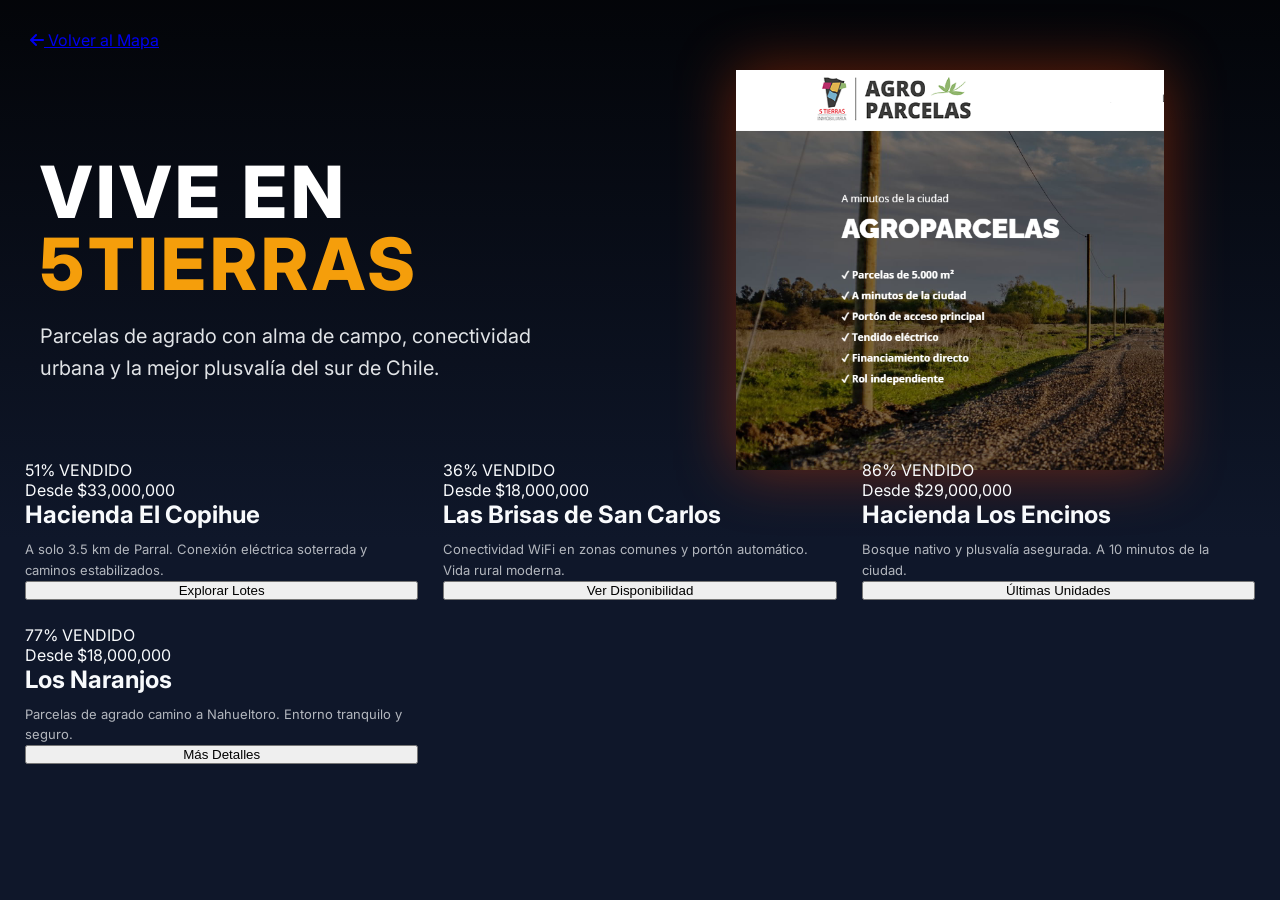
<file: 02_GESTION/clientes.html>
<!DOCTYPE html>
<html lang="es">

<head>
    <meta charset="UTF-8">
    <meta name="viewport" content="width=device-width, initial-scale=1.0">
    <title>5TIERRAS - Encuentra tu Parcela</title>
    <link href="https://fonts.googleapis.com/css2?family=Inter:wght@400;600;800&display=swap" rel="stylesheet">
    <link rel="stylesheet" href="https://cdnjs.cloudflare.com/ajax/libs/font-awesome/6.4.0/css/all.min.css">
    <link rel="stylesheet" href="index.css">
    <style>
        body {
            overflow-y: auto;
            padding-bottom: 50px;
        }

        .hero {
            height: clamp(400px, 60vh, 600px);
            background: linear-gradient(rgba(0, 0, 0, 0.8), var(--dark)), url('https://images.unsplash.com/photo-1500382017468-9049fed747ef?ixlib=rb-4.0.3&auto=format&fit=crop&w=1600&q=80');
            background-size: cover;
            background-position: center;
            display: flex;
            align-items: center;
            justify-content: center;
            position: relative;
            padding: 40px;
        }

        .hero-container {
            max-width: 1400px;
            width: 100%;
            display: grid;
            grid-template-columns: 1fr 1fr;
            align-items: center;
            gap: 40px;
        }

        .hero-text {
            text-align: left;
        }

        .hero-text h1 {
            font-size: clamp(40px, 6vw, 72px);
            font-weight: 800;
            margin-bottom: 20px;
            color: #fff;
            text-transform: uppercase;
            letter-spacing: 4px;
            line-height: 1;
        }

        .hero-text p {
            font-size: 20px;
            opacity: 0.9;
            max-width: 500px;
            line-height: 1.6;
        }

        .hero-logo {
            display: flex;
            justify-content: center;
            align-items: center;
        }

        .hero-logo img {
            max-width: 100%;
            max-height: 400px;
            filter: drop-shadow(0 0 30px rgba(255, 69, 0, 0.4));
            animation: float 6s ease-in-out infinite;
        }

        @keyframes float {

            0%,
            100% {
                transform: translateY(0);
            }

            50% {
                transform: translateY(-20px);
            }
        }

        .catalog {
            max-width: 1300px;
            margin: -80px auto 0;
            display: grid;
            grid-template-columns: repeat(auto-fit, minmax(320px, 1fr));
            gap: 25px;
            padding: 0 25px;
            position: relative;
            z-index: 10;
        }

        @media (max-width: 1024px) {
            .hero-container {
                grid-template-columns: 1fr;
                text-align: center;
            }

            .hero-text {
                text-align: center;
            }

            .hero-text p {
                margin: 0 auto;
            }

            .hero-logo img {
                max-height: 250px;
            }

            .catalog {
                margin-top: -40px;
            }
        }
    </style>
</head>

<body>
    <div class="hero">
        <a href="../index.html" class="back-btn" style="position: absolute; top: 30px; left: 30px;"><i
                class="fa-solid fa-arrow-left"></i> Volver al Mapa</a>
        <div class="hero-container">
            <div class="hero-text">
                <h1>VIVE EN <span style="color: var(--primary);">5TIERRAS</span></h1>
                <p>Parcelas de agrado con alma de campo, conectividad urbana y la mejor plusvalía del sur de Chile.</p>
            </div>
            <div class="hero-logo">
                <img src="../04_RECURSOS/logo5t.png" alt="Logo 5TIERRAS">
            </div>
        </div>
    </div>

    <div class="catalog">
        <!-- El Copihue -->
        <div class="project-item">
            <div class="project-img"
                style="background-image: url('https://images.unsplash.com/photo-1464822759023-fed622ff2c3b?auto=format&fit=crop&w=800&q=80');">
                <span class="status-tag">51% VENDIDO</span>
            </div>
            <div class="project-info">
                <div class="price-tag">Desde $33,000,000</div>
                <h2 style="margin-bottom: 10px;">Hacienda El Copihue</h2>
                <p style="opacity: 0.7; font-size: 13px; line-height: 1.6;">A solo 3.5 km de Parral. Conexión eléctrica
                    soterrada y caminos estabilizados.</p>
                <button class="btn-action" onclick="location.href='ventas.html'">Explorar Lotes</button>
            </div>
        </div>

        <!-- Las Brisas -->
        <div class="project-item">
            <div class="project-img"
                style="background-image: url('https://images.unsplash.com/photo-1500382017468-9049fed747ef?auto=format&fit=crop&w=800&q=80');">
                <span class="status-tag">36% VENDIDO</span>
            </div>
            <div class="project-info">
                <div class="price-tag">Desde $18,000,000</div>
                <h2 style="margin-bottom: 10px;">Las Brisas de San Carlos</h2>
                <p style="opacity: 0.7; font-size: 13px; line-height: 1.6;">Conectividad WiFi en zonas comunes y portón
                    automático. Vida rural moderna.</p>
                <button class="btn-action" onclick="location.href='ventas.html'">Ver Disponibilidad</button>
            </div>
        </div>

        <!-- Los Encinos -->
        <div class="project-item">
            <div class="project-img"
                style="background-image: url('https://images.unsplash.com/photo-1441974231531-c6227db76b6e?auto=format&fit=crop&w=800&q=80');">
                <span class="status-tag">86% VENDIDO</span>
            </div>
            <div class="project-info">
                <div class="price-tag">Desde $29,000,000</div>
                <h2 style="margin-bottom: 10px;">Hacienda Los Encinos</h2>
                <p style="opacity: 0.7; font-size: 13px; line-height: 1.6;">Bosque nativo y plusvalía asegurada. A 10
                    minutos de la ciudad.</p>
                <button class="btn-action" onclick="location.href='ventas.html'">Últimas Unidades</button>
            </div>
        </div>

        <!-- Los Naranjos -->
        <div class="project-item">
            <div class="project-img"
                style="background-image: url('https://images.unsplash.com/photo-1542332213-9b5a5a3fad35?auto=format&fit=crop&w=800&q=80');">
                <span class="status-tag">77% VENDIDO</span>
            </div>
            <div class="project-info">
                <div class="price-tag">Desde $18,000,000</div>
                <h2 style="margin-bottom: 10px;">Los Naranjos</h2>
                <p style="opacity: 0.7; font-size: 13px; line-height: 1.6;">Parcelas de agrado camino a Nahueltoro.
                    Entorno tranquilo y seguro.</p>
                <button class="btn-action" onclick="location.href='ventas.html'">Más Detalles</button>
            </div>
        </div>
    </div>
</body>

</html>
</file>
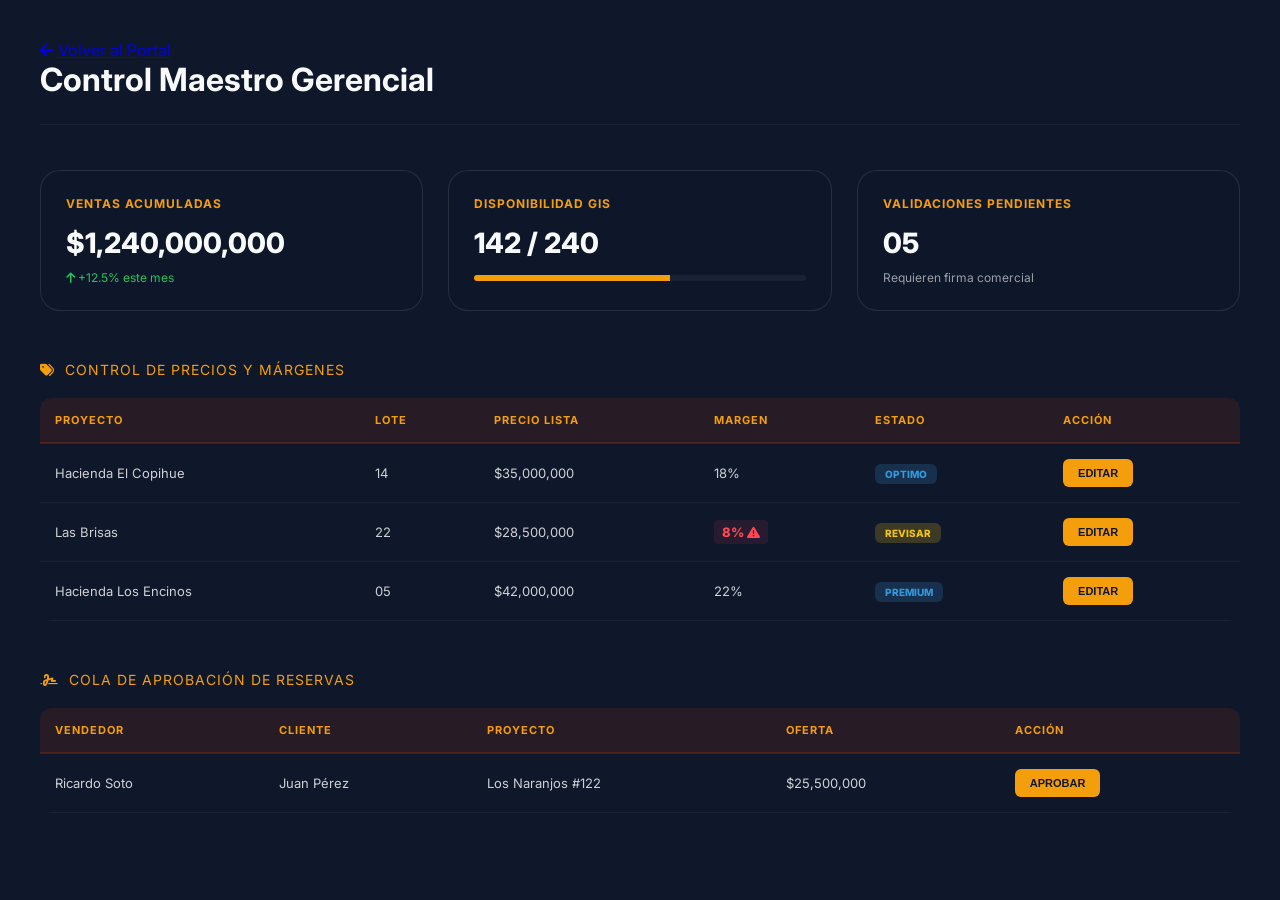
<file: 02_GESTION/manager.html>
<!DOCTYPE html>
<html lang="es">

<head>
    <meta charset="UTF-8">
    <meta name="viewport" content="width=device-width, initial-scale=1.0">
    <title>5TIERRAS - Módulo Gerencial</title>
    <link href="https://fonts.googleapis.com/css2?family=Inter:wght@400;600;800&display=swap" rel="stylesheet">
    <link rel="stylesheet" href="https://cdnjs.cloudflare.com/ajax/libs/font-awesome/6.4.0/css/all.min.css">
    <link rel="stylesheet" href="index.css">
    <style>
        body {
            overflow-y: auto;
            padding: 40px;
        }

        @media (max-width: 768px) {
            body {
                padding: 20px;
            }

            .dashboard-grid {
                grid-template-columns: 1fr !important;
            }

            .brand {
                font-size: 18px;
            }
        }

        .dashboard-grid {
            display: grid;
            grid-template-columns: repeat(auto-fit, minmax(300px, 1fr));
            gap: 25px;
            margin-top: 30px;
        }

        .stat-card {
            background: var(--glass);
            padding: 25px;
            border-radius: 20px;
            border: 1px solid rgba(255, 255, 255, 0.1);
        }

        .stat-card h4 {
            color: var(--primary);
            margin-bottom: 15px;
            font-size: 12px;
            text-transform: uppercase;
            letter-spacing: 1px;
        }

        .stat-card .value {
            font-size: 28px;
            font-weight: 800;
        }

        .section-header {
            margin-top: 50px;
            color: var(--primary);
            font-size: 14px;
            text-transform: uppercase;
            letter-spacing: 1px;
            margin-bottom: 20px;
            display: flex;
            align-items: center;
            gap: 10px;
        }

        .btn-approve {
            background: var(--primary);
            color: var(--dark);
            border: none;
            padding: 8px 15px;
            border-radius: 6px;
            cursor: pointer;
            font-size: 11px;
            font-weight: 800;
            text-transform: uppercase;
        }

        .alert-low {
            color: #ff4757;
            font-weight: 800;
            background: rgba(255, 71, 87, 0.1);
            padding: 4px 8px;
            border-radius: 4px;
        }
    </style>
</head>

<body>
    <a href="../index.html" class="back-btn"><i class="fa-solid fa-arrow-left"></i> Volver al Portal</a>

    <h1 class="brand">Control Maestro Gerencial</h1>

    <div class="dashboard-grid">
        <div class="stat-card">
            <h4>Ventas Acumuladas</h4>
            <div class="value">$1,240,000,000</div>
            <p style="color: var(--accent); margin-top: 10px; font-size: 12px;"><i class="fa-solid fa-arrow-up"></i>
                +12.5% este mes</p>
        </div>
        <div class="stat-card">
            <h4>Disponibilidad GIS</h4>
            <div class="value">142 / 240</div>
            <div
                style="margin-top:15px; height:6px; background:rgba(255,255,255,0.05); border-radius:10px; overflow:hidden;">
                <div style="width: 59%; height:100%; background: var(--primary);"></div>
            </div>
        </div>
        <div class="stat-card">
            <h4>Validaciones Pendientes</h4>
            <div class="value">05</div>
            <p style="opacity: 0.6; margin-top: 10px; font-size: 12px;">Requieren firma comercial</p>
        </div>
    </div>

    <div class="section-header"><i class="fa-solid fa-tags"></i> Control de Precios y Márgenes</div>
    <div class="table-responsive">
        <table>
            <thead>
                <tr>
                    <th>Proyecto</th>
                    <th>Lote</th>
                    <th>Precio Lista</th>
                    <th>Margen</th>
                    <th>Estado</th>
                    <th>Acción</th>
                </tr>
            </thead>
            <tbody>
                <tr>
                    <td>Hacienda El Copihue</td>
                    <td>14</td>
                    <td>$35,000,000</td>
                    <td>18%</td>
                    <td><span class="tag tag-escritura">OPTIMO</span></td>
                    <td><button class="btn-approve">Editar</button></td>
                </tr>
                <tr>
                    <td>Las Brisas</td>
                    <td>22</td>
                    <td>$28,500,000</td>
                    <td><span class="alert-low">8% <i class="fa-solid fa-triangle-exclamation"></i></span></td>
                    <td><span class="tag tag-promesa">REVISAR</span></td>
                    <td><button class="btn-approve">Editar</button></td>
                </tr>
                <tr>
                    <td>Hacienda Los Encinos</td>
                    <td>05</td>
                    <td>$42,000,000</td>
                    <td>22%</td>
                    <td><span class="tag tag-escritura">PREMIUM</span></td>
                    <td><button class="btn-approve">Editar</button></td>
                </tr>
            </tbody>
        </table>
    </div>

    <div class="section-header"><i class="fa-solid fa-signature"></i> Cola de Aprobación de Reservas</div>
    <div class="table-responsive">
        <table>
            <thead>
                <tr>
                    <th>Vendedor</th>
                    <th>Cliente</th>
                    <th>Proyecto</th>
                    <th>Oferta</th>
                    <th>Acción</th>
                </tr>
            </thead>
            <tbody>
                <tr>
                    <td>Ricardo Soto</td>
                    <td>Juan Pérez</td>
                    <td>Los Naranjos #122</td>
                    <td>$25,500,000</td>
                    <td><button class="btn-approve" onclick="alert('Reserva Aprobada Corectamente')">Aprobar</button>
                    </td>
                </tr>
            </tbody>
        </table>
    </div>
</body>

</html>
</file>
<file: 02_GESTION/index.css>
/* index.css - 5TIERRAS Premium Design System */
:root {
    --primary: #f59e0b;
    /* Amber Gold matching Sales App */
    --secondary: #1e293b;
    --dark: #0f172a;
    --card-bg: rgba(255, 255, 255, 0.03);
    --glass: rgba(15, 23, 42, 0.85);
    --text: #f8fafc;
    --text-dim: #94a3b8;
    --accent: #22c55e;
}

* {
    margin: 0;
    padding: 0;
    box-sizing: border-box;
}

body {
    font-family: 'Inter', -apple-system, BlinkMacSystemFont, "Segoe UI", Roboto, sans-serif;
    background-color: var(--dark);
    color: var(--text);
    overflow: hidden;
    height: 100vh;
    height: 100dvh;
}

#map {
    height: 100vh;
    height: 100dvh;
    width: 100vw;
    z-index: 1;
    position: absolute;
    top: 0;
    left: 0;
}

/* Sidebar Styling */
.sidebar {
    position: fixed;
    top: 20px;
    left: 20px;
    width: 360px;
    height: calc(100vh - 40px);
    background: rgba(15, 23, 42, 0.8);
    backdrop-filter: blur(20px);
    -webkit-backdrop-filter: blur(20px);
    border: 1px solid rgba(255, 255, 255, 0.1);
    border-radius: 24px;
    z-index: 1000;
    padding: 35px 25px;
    display: flex;
    flex-direction: column;
    box-shadow: 0 20px 50px rgba(0, 0, 0, 0.5);
    transition: transform 0.4s cubic-bezier(0.4, 0, 0.2, 1);
    overflow-y: auto; /* Permite scroll si hay muchos proyectos */
}

/* Scrollbar personalizado para el sidebar */
.sidebar::-webkit-scrollbar { width: 4px; }
.sidebar::-webkit-scrollbar-track { background: transparent; }
.sidebar::-webkit-scrollbar-thumb { background: rgba(255,255,255,0.1); border-radius: 10px; }

.brand {
    margin-bottom: 45px;
    padding-bottom: 25px;
    border-bottom: 1px solid rgba(255, 255, 255, 0.05);
}

.brand-container {
    display: flex;
    align-items: center;
    gap: 15px;
}

.brand-logo {
    height: 50px;
    width: auto;
    filter: drop-shadow(0 4px 8px rgba(0,0,0,0.5));
    transition: transform 0.3s ease;
}

.brand:hover .brand-logo {
    transform: scale(1.05) rotate(-5deg);
}

.brand span {
    font-size: 28px;
    font-weight: 800;
    color: var(--text);
    text-transform: uppercase;
    letter-spacing: 2px;
    background: linear-gradient(135deg, #fff 0%, var(--primary) 100%);
    -webkit-background-clip: text;
    -webkit-text-fill-color: transparent;
}

.brand-tag {
    display: inline-block;
    padding: 4px 10px;
    background: linear-gradient(90deg, rgba(245, 158, 11, 0.2), transparent);
    color: var(--primary);
    border-left: 3px solid var(--primary);
    font-size: 11px;
    font-weight: 700;
    text-transform: uppercase;
    letter-spacing: 1.5px;
    margin-top: 12px;
}

/* Project Cards */
.project-selector {
    margin-top: 10px;
    display: flex;
    flex-direction: column;
    gap: 12px;
    padding-bottom: 20px;
}

.project-section-title {
    font-size: 12px;
    text-transform: uppercase;
    letter-spacing: 2px;
    color: var(--text-dim);
    margin-bottom: 10px;
    padding-left: 5px;
}

.project-card {
    background: rgba(255, 255, 255, 0.03);
    padding: 20px;
    border-radius: 16px;
    cursor: pointer;
    transition: all 0.3s cubic-bezier(0.4, 0, 0.2, 1);
    border: 1px solid rgba(255, 255, 255, 0.05);
    display: flex;
    align-items: center;
    gap: 15px;
    position: relative;
    overflow: hidden;
}

.project-card::before {
    content: '';
    position: absolute;
    top: 0;
    left: 0;
    width: 4px;
    height: 100%;
    background: var(--primary);
    transform: scaleY(0);
    transition: transform 0.3s ease;
}

.project-card:hover {
    background: rgba(255, 255, 255, 0.08);
    transform: translateX(8px);
    border-color: rgba(245, 158, 11, 0.3);
    box-shadow: 0 10px 20px rgba(0,0,0,0.2);
}

.project-card:hover::before {
    transform: scaleY(1);
}

.project-card img {
    width: 45px;
    height: 45px;
    object-fit: contain;
    filter: drop-shadow(0 4px 8px rgba(0,0,0,0.3));
    transition: transform 0.3s ease;
}

.project-card:hover img {
    transform: scale(1.1);
}

.project-info {
    display: flex;
    flex-direction: column;
}

.project-name {
    font-weight: 700;
    font-size: 15px;
    color: #fff;
}

.project-status {
    font-size: 11px;
    color: var(--text-dim);
    margin-top: 2px;
}

/* Pulse Animation */
@keyframes pulse {
    0% {
        transform: scale(0.9);
        box-shadow: 0 0 0 0 rgba(255, 69, 0, 0.7);
    }

    70% {
        transform: scale(1.1);
        box-shadow: 0 0 0 20px rgba(255, 69, 0, 0);
    }

    100% {
        transform: scale(0.9);
        box-shadow: 0 0 0 0 rgba(255, 69, 0, 0);
    }
}

.custom-div-icon {
    display: flex;
    align-items: center;
    justify-content: center;
}

.marker-pin {
    width: 25px;
    height: 25px;
    border-radius: 50% 50% 50% 0;
    background: var(--primary);
    position: absolute;
    transform: rotate(-45deg);
    left: 50%;
    top: 50%;
    margin: -15px 0 0 -15px;
    animation: pulse 2s infinite;
    border: 2px solid #fff;
}

.marker-pin::after {
    content: '';
    width: 12px;
    height: 12px;
    margin: 4px 0 0 5px;
    background: var(--dark);
    position: absolute;
    border-radius: 50%;
}

/* Estilos para etiquetas de Lotes */
.lot-label {
    background: transparent !important;
    border: none !important;
    color: #fff;
    font-weight: 800;
    font-size: 11px;
    text-shadow: 1px 1px 2px #000, -1px -1px 2px #000;
    padding: 0;
    box-shadow: none !important;
    pointer-events: none;
    opacity: 0;
    transition: opacity 0.3s;
}

.show-labels .lot-label {
    opacity: 1;
}

.leaflet-tooltip-top:before,
.leaflet-tooltip-bottom:before,
.leaflet-tooltip-left:before,
.leaflet-tooltip-right:before {
    display: none;
}

/* Popup Customization */
.leaflet-popup-content-wrapper {
    background: var(--dark);
    color: var(--text);
    border-radius: 15px;
    padding: 10px;
}

.leaflet-popup-tip {
    background: var(--dark);
}

.popup-content h3 {
    color: var(--primary);
    margin-bottom: 10px;
}

.popup-content button {
    background: var(--primary);
    color: var(--dark);
    border: none;
    padding: 8px 15px;
    border-radius: 8px;
    cursor: pointer;
    font-weight: bold;
    margin-top: 10px;
    width: 100%;
}

.popup-content button:hover {
    filter: brightness(1.1);
}

/* --- MOBILE RESPONSIVENESS --- */

/* Sidebar Toggle (Hidden by default) */
.menu-toggle {
    display: none;
    position: fixed;
    top: 20px;
    right: 20px;
    z-index: 2000;
    background: var(--primary);
    color: var(--dark);
    width: 50px;
    height: 50px;
    border-radius: 50%;
    align-items: center;
    justify-content: center;
    font-size: 24px;
    cursor: pointer;
    box-shadow: 0 4px 15px rgba(0, 0, 0, 0.3);
}

@media (max-width: 1024px) {
    body {
        overflow-y: auto;
    }

    .sidebar {
        width: 100%;
        height: auto;
        position: relative;
        top: 0;
        left: 0;
        border-radius: 0;
        margin-bottom: 20px;
        display: none;
        /* Will be toggled by JS */
    }

    .sidebar.active {
        display: flex;
        position: fixed;
        top: 0;
        left: 0;
        width: 100%;
        height: 100vh;
        border-radius: 0;
        z-index: 1500;
    }

    .menu-toggle {
        display: flex;
    }

    #map {
        height: 100dvh;
        width: 100%;
        position: absolute;
        top: 0;
        left: 0;
    }

    .brand {
        margin-bottom: 20px;
    }

    /* Tables on mobile */
    .table-responsive {
        border-radius: 12px;
        border: 1px solid rgba(255, 255, 255, 0.1);
    }
}

@media (max-width: 768px) {
    .dashboard-container {
        grid-template-columns: 1fr !important;
    }

    .chart-row {
        grid-template-columns: 1fr !important;
    }

    .mini-stat .num {
        font-size: 16px;
    }
}

/* Tablas Premium */
table {
    width: 100%;
    border-collapse: collapse;
    margin-top: 10px;
    border-radius: 12px;
    overflow: hidden;
}

th {
    background: rgba(255, 69, 0, 0.1);
    color: var(--primary);
    text-transform: uppercase;
    font-size: 11px;
    letter-spacing: 1px;
    padding: 15px;
    text-align: left;
    border-bottom: 2px solid rgba(255, 69, 0, 0.2);
}

td {
    padding: 15px;
    border-bottom: 1px solid rgba(255, 255, 255, 0.05);
    font-size: 13px;
    color: rgba(255, 255, 255, 0.8);
}

tr:hover td {
    background: rgba(255, 255, 255, 0.02);
    color: #fff;
}

.tag {
    padding: 4px 10px;
    border-radius: 6px;
    font-size: 10px;
    font-weight: 800;
}

.tag-escritura {
    background: rgba(52, 152, 219, 0.2);
    color: #3498db;
}

.tag-promesa {
    background: rgba(241, 196, 15, 0.2);
    color: #f1c40f;
}
</file>
